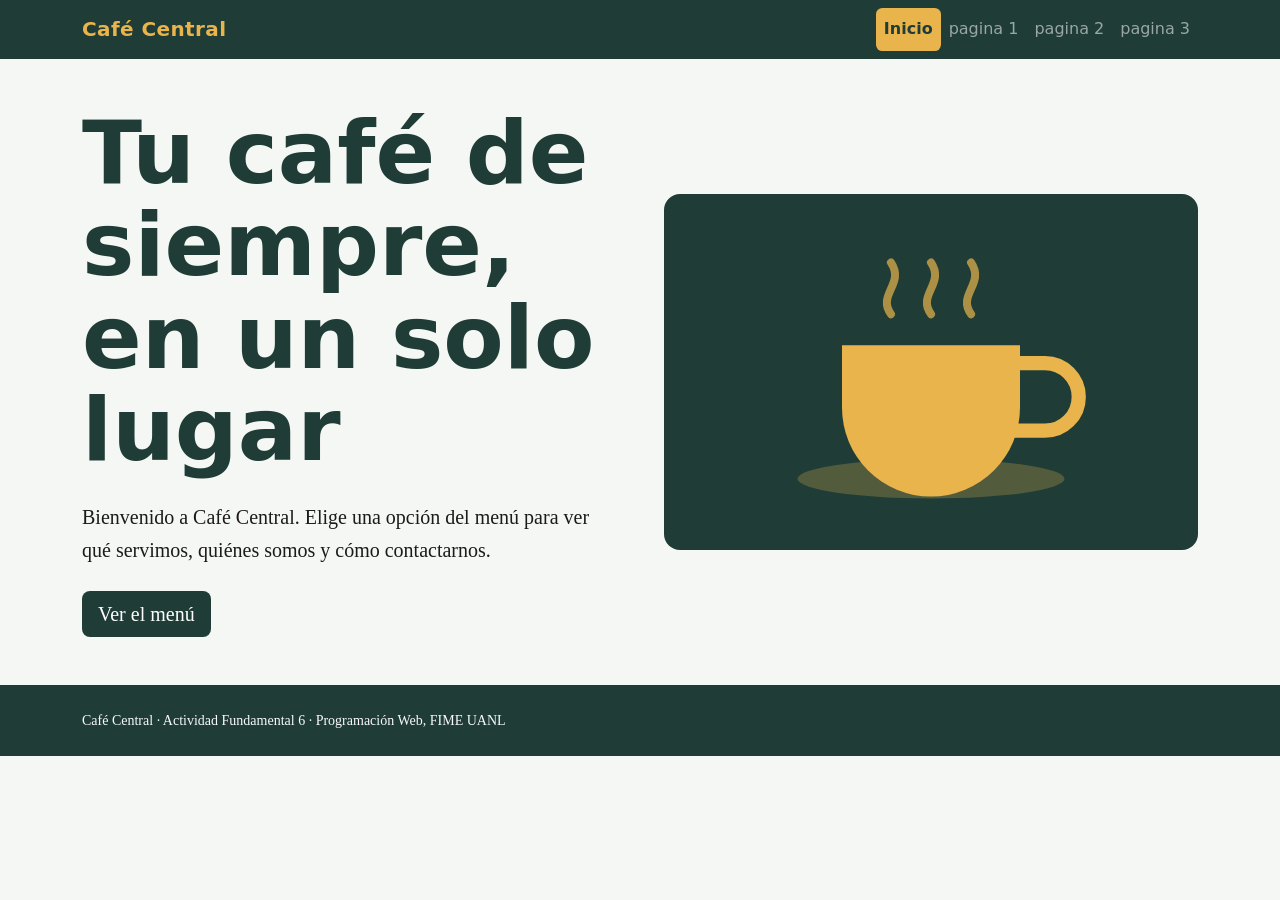
<file: index.html>
<!DOCTYPE html>
<html lang="es">
<head>
  <meta charset="UTF-8">
  <meta name="viewport" content="width=device-width, initial-scale=1">
  <title>Inicio | Café Central</title>
  <link href="https://cdn.jsdelivr.net/npm/bootstrap@5.3.3/dist/css/bootstrap.min.css" rel="stylesheet">
  <link rel="stylesheet" href="estilos.css">
</head>
<body>
<nav class="navbar navbar-expand-md navbar-dark bg-cc sticky-top">
  <div class="container">
    <a class="navbar-brand" href="index.html">Café Central</a>
    <button class="navbar-toggler" type="button" data-bs-toggle="collapse" data-bs-target="#menu" aria-controls="menu" aria-expanded="false" aria-label="Abrir menú">
      <span class="navbar-toggler-icon"></span>
    </button>
    <div class="collapse navbar-collapse" id="menu">
      <ul class="navbar-nav ms-auto">
        <li class="nav-item"><a class="nav-link active" aria-current="page" href="index.html">Inicio</a></li>
        <li class="nav-item"><a class="nav-link" href="pagina1.html">pagina 1</a></li>
        <li class="nav-item"><a class="nav-link" href="pagina2.html">pagina 2</a></li>
        <li class="nav-item"><a class="nav-link" href="pagina3.html">pagina 3</a></li>
      </ul>
    </div>
  </div>
</nav>

<main class="container py-5">
<div class="row align-items-center g-5">
  <div class="col-lg-6">
    <h1 class="titulo-grande">Tu café de siempre, en un solo lugar</h1>
    <p class="lead texto-ancho mt-4">Bienvenido a Café Central. Elige una opción del menú para ver qué servimos, quiénes somos y cómo contactarnos.</p>
    <a class="btn btn-cc btn-lg mt-2" href="pagina1.html">Ver el menú</a>
  </div>
  <div class="col-lg-6">
    <img class="hero-img" src="img/hero.svg" alt="Taza de café humeante">
  </div>
</div>
</main>

<footer class="bg-cc text-light py-4">
  <div class="container small">Café Central · Actividad Fundamental 6 · Programación Web, FIME UANL</div>
</footer>

<script src="https://cdn.jsdelivr.net/npm/bootstrap@5.3.3/dist/js/bootstrap.bundle.min.js"></script>
</body>
</html>
</file>
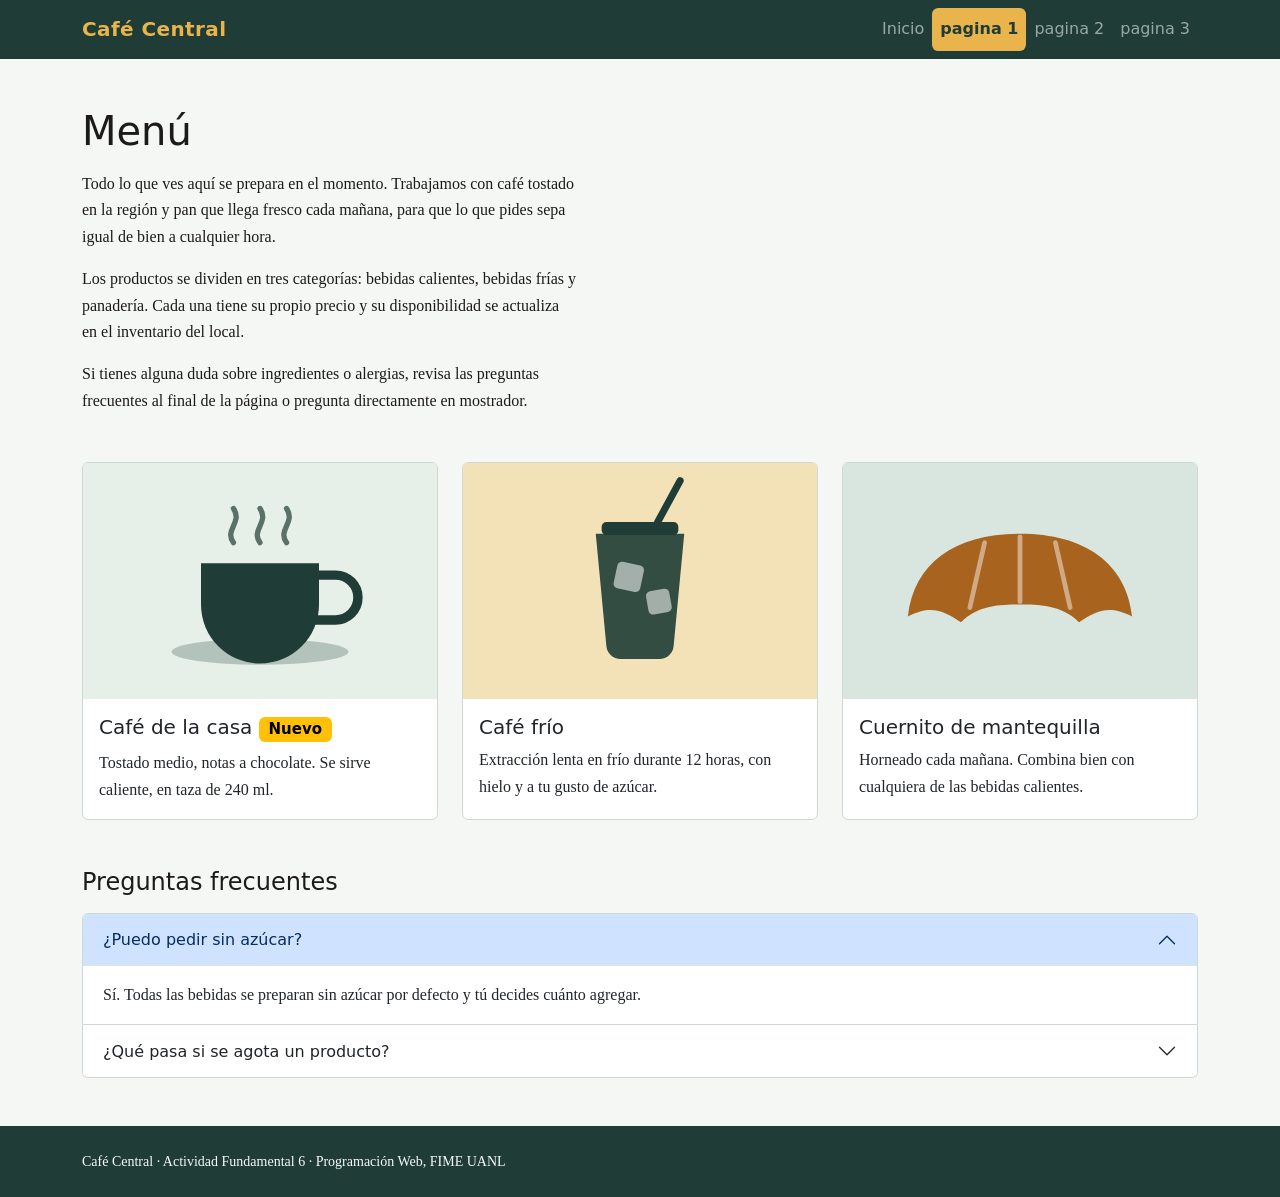
<file: pagina1.html>
<!DOCTYPE html>
<html lang="es">
<head>
  <meta charset="UTF-8">
  <meta name="viewport" content="width=device-width, initial-scale=1">
  <title>Menú | Café Central</title>
  <link href="https://cdn.jsdelivr.net/npm/bootstrap@5.3.3/dist/css/bootstrap.min.css" rel="stylesheet">
  <link rel="stylesheet" href="estilos.css">
</head>
<body>
<nav class="navbar navbar-expand-md navbar-dark bg-cc sticky-top">
  <div class="container">
    <a class="navbar-brand" href="index.html">Café Central</a>
    <button class="navbar-toggler" type="button" data-bs-toggle="collapse" data-bs-target="#menu" aria-controls="menu" aria-expanded="false" aria-label="Abrir menú">
      <span class="navbar-toggler-icon"></span>
    </button>
    <div class="collapse navbar-collapse" id="menu">
      <ul class="navbar-nav ms-auto">
        <li class="nav-item"><a class="nav-link" href="index.html">Inicio</a></li>
        <li class="nav-item"><a class="nav-link active" aria-current="page" href="pagina1.html">pagina 1</a></li>
        <li class="nav-item"><a class="nav-link" href="pagina2.html">pagina 2</a></li>
        <li class="nav-item"><a class="nav-link" href="pagina3.html">pagina 3</a></li>
      </ul>
    </div>
  </div>
</nav>

<main class="container py-5">
<h1 class="mb-3">Menú</h1>
<p class="texto-ancho">Todo lo que ves aquí se prepara en el momento. Trabajamos con café tostado en la región y pan que llega fresco cada mañana, para que lo que pides sepa igual de bien a cualquier hora.</p>
<p class="texto-ancho">Los productos se dividen en tres categorías: bebidas calientes, bebidas frías y panadería. Cada una tiene su propio precio y su disponibilidad se actualiza en el inventario del local.</p>
<p class="texto-ancho mb-5">Si tienes alguna duda sobre ingredientes o alergias, revisa las preguntas frecuentes al final de la página o pregunta directamente en mostrador.</p>

<div class="row g-4 mb-5">
  <div class="col-md-4">
    <div class="card h-100">
      <img src="img/cafe.svg" class="card-img-top" alt="Taza de café de la casa">
      <div class="card-body">
        <h2 class="h5 card-title">Café de la casa <span class="badge text-bg-warning">Nuevo</span></h2>
        <p class="card-text">Tostado medio, notas a chocolate. Se sirve caliente, en taza de 240 ml.</p>
      </div>
    </div>
  </div>
  <div class="col-md-4">
    <div class="card h-100">
      <img src="img/frio.svg" class="card-img-top" alt="Vaso de bebida fría con hielo">
      <div class="card-body">
        <h2 class="h5 card-title">Café frío</h2>
        <p class="card-text">Extracción lenta en frío durante 12 horas, con hielo y a tu gusto de azúcar.</p>
      </div>
    </div>
  </div>
  <div class="col-md-4">
    <div class="card h-100">
      <img src="img/pan.svg" class="card-img-top" alt="Cuernito recién horneado">
      <div class="card-body">
        <h2 class="h5 card-title">Cuernito de mantequilla</h2>
        <p class="card-text">Horneado cada mañana. Combina bien con cualquiera de las bebidas calientes.</p>
      </div>
    </div>
  </div>
</div>

<h2 class="h4 mb-3">Preguntas frecuentes</h2>
<div class="accordion" id="faq">
  <div class="accordion-item">
    <h3 class="accordion-header"><button class="accordion-button" type="button" data-bs-toggle="collapse" data-bs-target="#f1" aria-expanded="true" aria-controls="f1">¿Puedo pedir sin azúcar?</button></h3>
    <div id="f1" class="accordion-collapse collapse show" data-bs-parent="#faq"><div class="accordion-body">Sí. Todas las bebidas se preparan sin azúcar por defecto y tú decides cuánto agregar.</div></div>
  </div>
  <div class="accordion-item">
    <h3 class="accordion-header"><button class="accordion-button collapsed" type="button" data-bs-toggle="collapse" data-bs-target="#f2" aria-expanded="false" aria-controls="f2">¿Qué pasa si se agota un producto?</button></h3>
    <div id="f2" class="accordion-collapse collapse" data-bs-parent="#faq"><div class="accordion-body">El inventario lo marca como agotado y deja de aparecer en el menú hasta que se reponga.</div></div>
  </div>
</div>
</main>

<footer class="bg-cc text-light py-4">
  <div class="container small">Café Central · Actividad Fundamental 6 · Programación Web, FIME UANL</div>
</footer>

<script src="https://cdn.jsdelivr.net/npm/bootstrap@5.3.3/dist/js/bootstrap.bundle.min.js"></script>
</body>
</html>
</file>
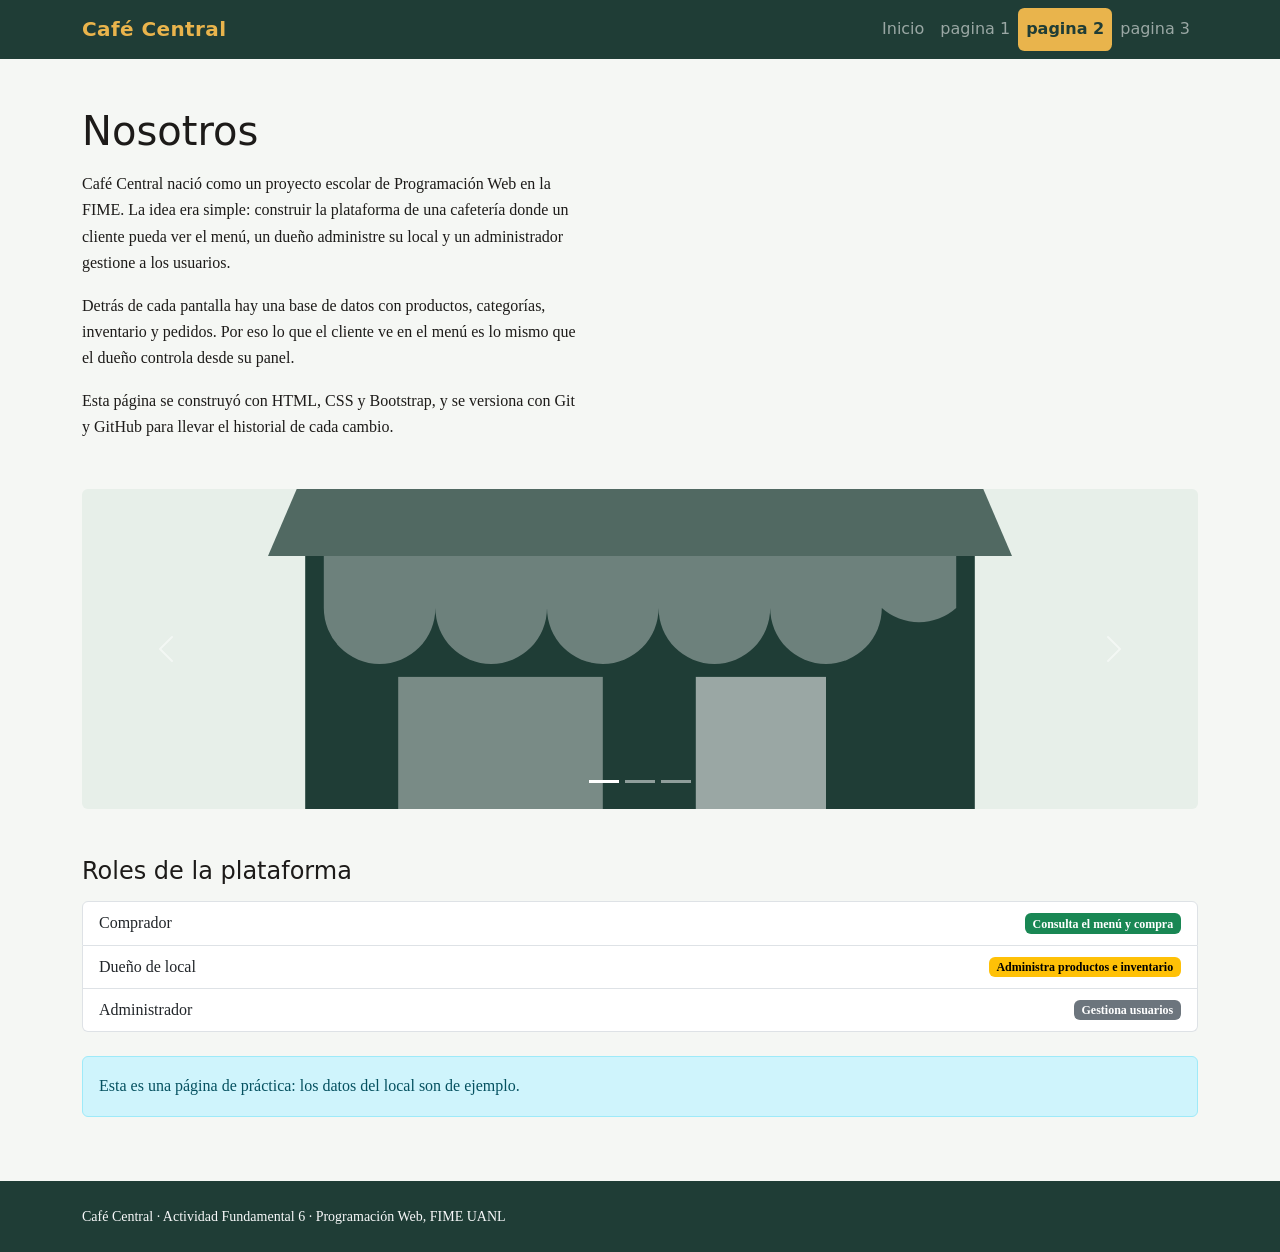
<file: pagina2.html>
<!DOCTYPE html>
<html lang="es">
<head>
  <meta charset="UTF-8">
  <meta name="viewport" content="width=device-width, initial-scale=1">
  <title>Nosotros | Café Central</title>
  <link href="https://cdn.jsdelivr.net/npm/bootstrap@5.3.3/dist/css/bootstrap.min.css" rel="stylesheet">
  <link rel="stylesheet" href="estilos.css">
</head>
<body>
<nav class="navbar navbar-expand-md navbar-dark bg-cc sticky-top">
  <div class="container">
    <a class="navbar-brand" href="index.html">Café Central</a>
    <button class="navbar-toggler" type="button" data-bs-toggle="collapse" data-bs-target="#menu" aria-controls="menu" aria-expanded="false" aria-label="Abrir menú">
      <span class="navbar-toggler-icon"></span>
    </button>
    <div class="collapse navbar-collapse" id="menu">
      <ul class="navbar-nav ms-auto">
        <li class="nav-item"><a class="nav-link" href="index.html">Inicio</a></li>
        <li class="nav-item"><a class="nav-link" href="pagina1.html">pagina 1</a></li>
        <li class="nav-item"><a class="nav-link active" aria-current="page" href="pagina2.html">pagina 2</a></li>
        <li class="nav-item"><a class="nav-link" href="pagina3.html">pagina 3</a></li>
      </ul>
    </div>
  </div>
</nav>

<main class="container py-5">
<h1 class="mb-3">Nosotros</h1>
<p class="texto-ancho">Café Central nació como un proyecto escolar de Programación Web en la FIME. La idea era simple: construir la plataforma de una cafetería donde un cliente pueda ver el menú, un dueño administre su local y un administrador gestione a los usuarios.</p>
<p class="texto-ancho">Detrás de cada pantalla hay una base de datos con productos, categorías, inventario y pedidos. Por eso lo que el cliente ve en el menú es lo mismo que el dueño controla desde su panel.</p>
<p class="texto-ancho mb-5">Esta página se construyó con HTML, CSS y Bootstrap, y se versiona con Git y GitHub para llevar el historial de cada cambio.</p>

<div id="galeria" class="carousel slide mb-5" data-bs-ride="carousel" aria-label="Galería del local">
  <div class="carousel-indicators">
    <button type="button" data-bs-target="#galeria" data-bs-slide-to="0" class="active" aria-current="true" aria-label="Imagen 1"></button>
    <button type="button" data-bs-target="#galeria" data-bs-slide-to="1" aria-label="Imagen 2"></button>
    <button type="button" data-bs-target="#galeria" data-bs-slide-to="2" aria-label="Imagen 3"></button>
  </div>
  <div class="carousel-inner rounded">
    <div class="carousel-item active"><img src="img/local.svg" class="d-block w-100" alt="Fachada del local"></div>
    <div class="carousel-item"><img src="img/barista.svg" class="d-block w-100" alt="Barista del local"></div>
    <div class="carousel-item"><img src="img/granos.svg" class="d-block w-100" alt="Granos de café tostados"></div>
  </div>
  <button class="carousel-control-prev" type="button" data-bs-target="#galeria" data-bs-slide="prev"><span class="carousel-control-prev-icon" aria-hidden="true"></span><span class="visually-hidden">Anterior</span></button>
  <button class="carousel-control-next" type="button" data-bs-target="#galeria" data-bs-slide="next"><span class="carousel-control-next-icon" aria-hidden="true"></span><span class="visually-hidden">Siguiente</span></button>
</div>

<h2 class="h4 mb-3">Roles de la plataforma</h2>
<ul class="list-group mb-4">
  <li class="list-group-item d-flex justify-content-between align-items-center">Comprador <span class="badge text-bg-success">Consulta el menú y compra</span></li>
  <li class="list-group-item d-flex justify-content-between align-items-center">Dueño de local <span class="badge text-bg-warning">Administra productos e inventario</span></li>
  <li class="list-group-item d-flex justify-content-between align-items-center">Administrador <span class="badge text-bg-secondary">Gestiona usuarios</span></li>
</ul>
<div class="alert alert-info" role="alert">Esta es una página de práctica: los datos del local son de ejemplo.</div>
</main>

<footer class="bg-cc text-light py-4">
  <div class="container small">Café Central · Actividad Fundamental 6 · Programación Web, FIME UANL</div>
</footer>

<script src="https://cdn.jsdelivr.net/npm/bootstrap@5.3.3/dist/js/bootstrap.bundle.min.js"></script>
</body>
</html>
</file>
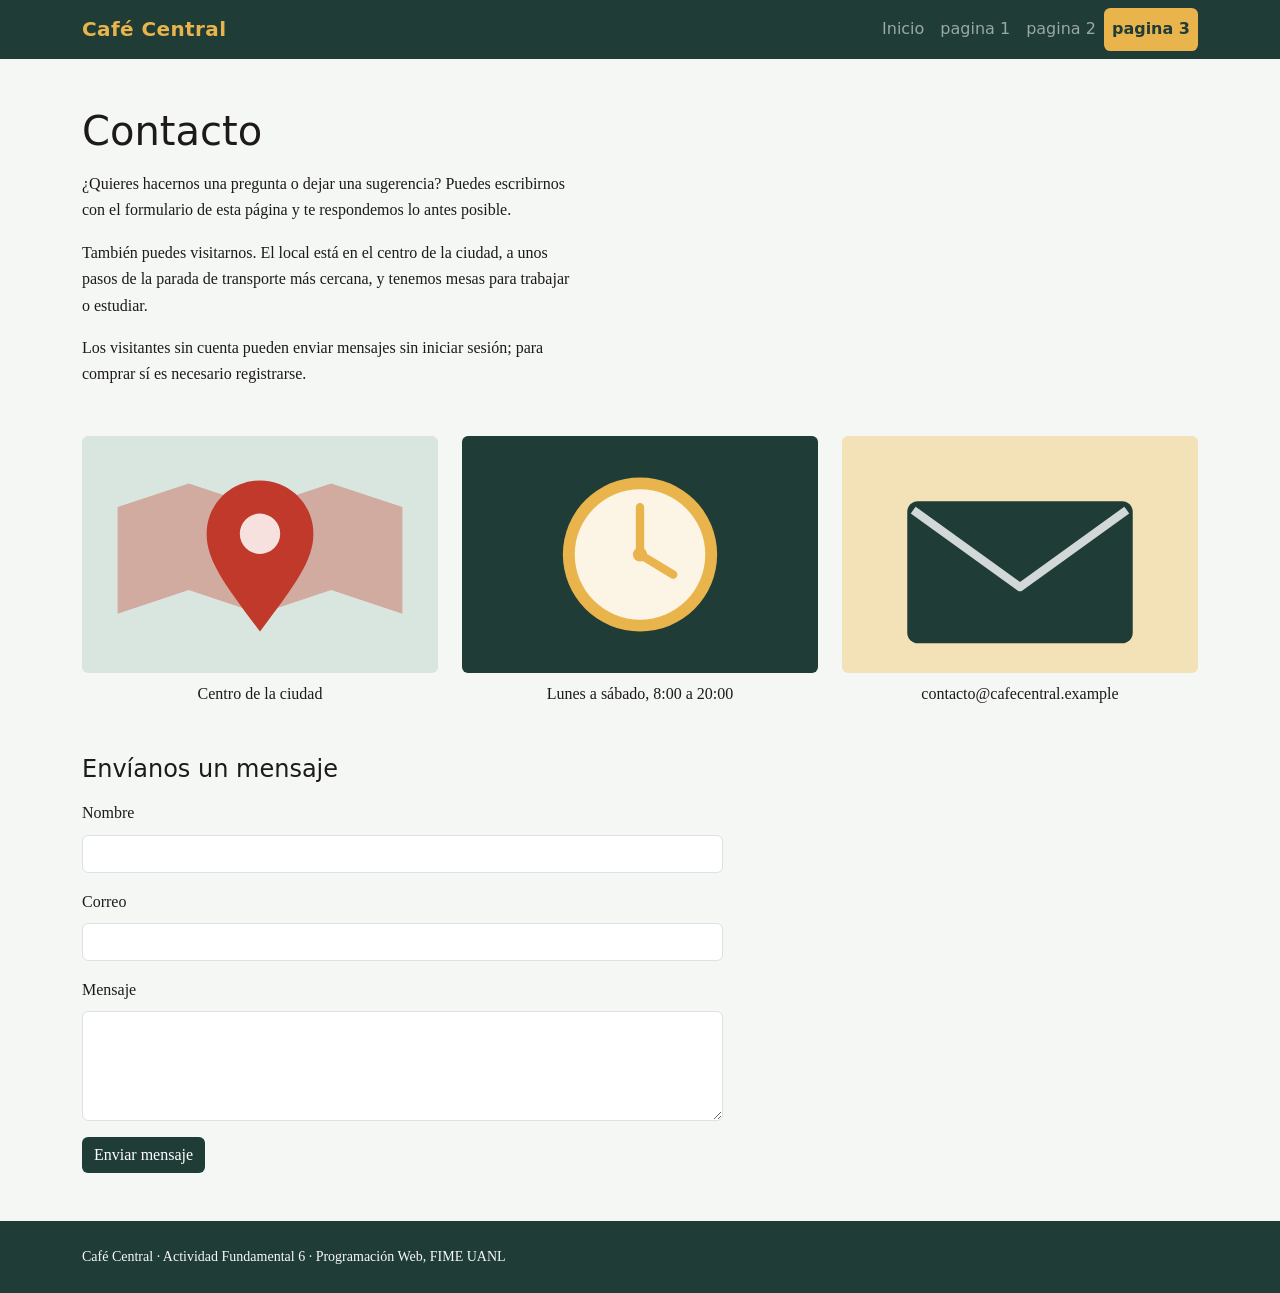
<file: pagina3.html>
<!DOCTYPE html>
<html lang="es">
<head>
  <meta charset="UTF-8">
  <meta name="viewport" content="width=device-width, initial-scale=1">
  <title>Contacto | Café Central</title>
  <link href="https://cdn.jsdelivr.net/npm/bootstrap@5.3.3/dist/css/bootstrap.min.css" rel="stylesheet">
  <link rel="stylesheet" href="estilos.css">
</head>
<body>
<nav class="navbar navbar-expand-md navbar-dark bg-cc sticky-top">
  <div class="container">
    <a class="navbar-brand" href="index.html">Café Central</a>
    <button class="navbar-toggler" type="button" data-bs-toggle="collapse" data-bs-target="#menu" aria-controls="menu" aria-expanded="false" aria-label="Abrir menú">
      <span class="navbar-toggler-icon"></span>
    </button>
    <div class="collapse navbar-collapse" id="menu">
      <ul class="navbar-nav ms-auto">
        <li class="nav-item"><a class="nav-link" href="index.html">Inicio</a></li>
        <li class="nav-item"><a class="nav-link" href="pagina1.html">pagina 1</a></li>
        <li class="nav-item"><a class="nav-link" href="pagina2.html">pagina 2</a></li>
        <li class="nav-item"><a class="nav-link active" aria-current="page" href="pagina3.html">pagina 3</a></li>
      </ul>
    </div>
  </div>
</nav>

<main class="container py-5">
<h1 class="mb-3">Contacto</h1>
<p class="texto-ancho">¿Quieres hacernos una pregunta o dejar una sugerencia? Puedes escribirnos con el formulario de esta página y te respondemos lo antes posible.</p>
<p class="texto-ancho">También puedes visitarnos. El local está en el centro de la ciudad, a unos pasos de la parada de transporte más cercana, y tenemos mesas para trabajar o estudiar.</p>
<p class="texto-ancho mb-5">Los visitantes sin cuenta pueden enviar mensajes sin iniciar sesión; para comprar sí es necesario registrarse.</p>

<div class="row g-4 mb-5">
  <div class="col-md-4 text-center"><img src="img/mapa.svg" class="img-fluid rounded mb-2" alt="Mapa con la ubicación del local"><p class="mb-0">Centro de la ciudad</p></div>
  <div class="col-md-4 text-center"><img src="img/horario.svg" class="img-fluid rounded mb-2" alt="Reloj con el horario de atención"><p class="mb-0">Lunes a sábado, 8:00 a 20:00</p></div>
  <div class="col-md-4 text-center"><img src="img/mensaje.svg" class="img-fluid rounded mb-2" alt="Sobre de correo para mandar un mensaje"><p class="mb-0">contacto@cafecentral.example</p></div>
</div>

<h2 class="h4 mb-3">Envíanos un mensaje</h2>
<div class="row"><div class="col-lg-7">
  <form id="form-contacto" novalidate>
    <div class="mb-3"><label for="nombre" class="form-label">Nombre</label><input type="text" class="form-control" id="nombre" required></div>
    <div class="mb-3"><label for="correo" class="form-label">Correo</label><input type="email" class="form-control" id="correo" required></div>
    <div class="mb-3"><label for="mensaje" class="form-label">Mensaje</label><textarea class="form-control" id="mensaje" rows="4" required></textarea></div>
    <button type="button" class="btn btn-cc" data-bs-toggle="modal" data-bs-target="#gracias">Enviar mensaje</button>
  </form>
</div></div>

<div class="modal fade" id="gracias" tabindex="-1" aria-labelledby="gracias-titulo" aria-hidden="true">
  <div class="modal-dialog modal-dialog-centered"><div class="modal-content">
    <div class="modal-header"><h2 class="modal-title h5" id="gracias-titulo">Mensaje recibido</h2><button type="button" class="btn-close" data-bs-dismiss="modal" aria-label="Cerrar"></button></div>
    <div class="modal-body">Gracias por escribirnos. Esta es una demostración, así que el mensaje no se envía a ningún servidor.</div>
    <div class="modal-footer"><button type="button" class="btn btn-cc" data-bs-dismiss="modal">Entendido</button></div>
  </div></div>
</div>
</main>

<footer class="bg-cc text-light py-4">
  <div class="container small">Café Central · Actividad Fundamental 6 · Programación Web, FIME UANL</div>
</footer>

<script src="https://cdn.jsdelivr.net/npm/bootstrap@5.3.3/dist/js/bootstrap.bundle.min.js"></script>
</body>
</html>
</file>
<file: estilos.css>
/* Paleta: verde café, mostaza y fondo salvia claro */
:root { --verde:#1f3d36; --mostaza:#e9b44c; --fondo:#f5f7f4; --tinta:#1d1b19; }
body { background:var(--fondo); color:var(--tinta); font-family: Georgia, "Times New Roman", serif; line-height:1.65; }
h1,h2,h3,.navbar-brand,.nav-link { font-family: "Trebuchet MS", "Segoe UI", system-ui, sans-serif; }
.bg-cc { background:var(--verde); }
.navbar-brand { font-weight:700; color:var(--mostaza)!important; letter-spacing:.02em; }
.nav-link.active { color:var(--verde)!important; background:var(--mostaza); border-radius:.4rem; font-weight:700; }
.titulo-grande { font-size:clamp(2.6rem, 8vw, 5.5rem); font-weight:800; line-height:1.05; color:var(--verde); }
.texto-ancho { max-width:62ch; }
.hero-img { border-radius:1rem; width:100%; height:auto; }
.card, .accordion-item { border-color:#cfd9d3; }
.btn-cc { background:var(--verde); color:#fff; border:0; }
.btn-cc:hover { background:#2b574d; color:#fff; }
.btn-cc:focus-visible, .nav-link:focus-visible { outline:3px solid var(--mostaza); outline-offset:2px; }
.carousel img { height:320px; object-fit:cover; }
</file>
